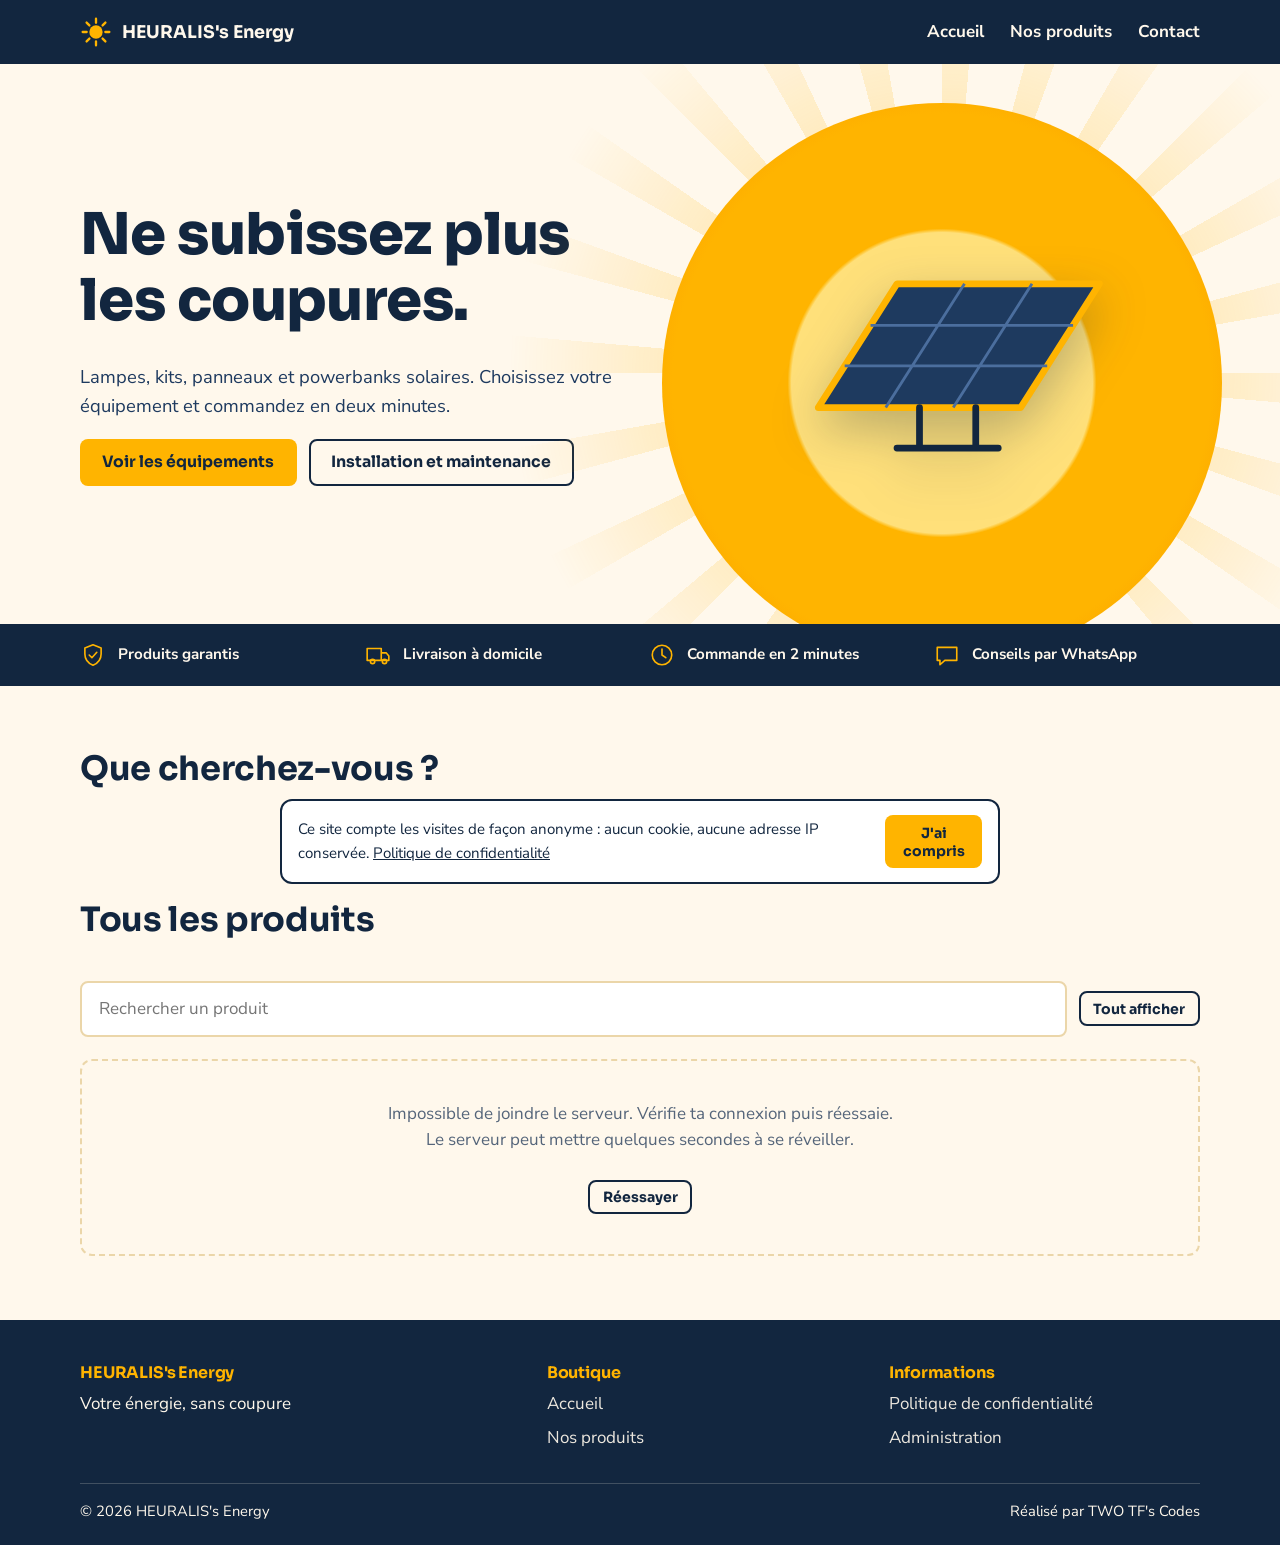
<file: index.html>
<!DOCTYPE html>
<html lang="fr">
<head>
<title>HEURALIS's Energy — Équipements solaires au Bénin</title>
<meta name="description" content="Lampes, kits, panneaux et powerbanks solaires. Choisissez votre équipement solaire et commandez en deux minutes chez HEURALIS's Energy.">
<meta property="og:title" content="HEURALIS's Energy — Équipements solaires">
<meta property="og:description" content="Lampes, kits, panneaux et powerbanks solaires. Commandez en deux minutes.">
<meta property="og:type" content="website">
  <meta property="og:image" content="https://heuralis-energy-uzbkdbfkzbdkbdksnkd.vercel.app/og-image.jpg">
<meta property="og:image:width" content="1200">
<meta property="og:image:height" content="630">
<meta property="og:url" content="https://heuralis-energy-uzbkdbfkzbdkbdksnkd.vercel.app/">
<meta charset="utf-8">
<meta name="viewport" content="width=device-width, initial-scale=1">
<meta name="theme-color" content="#12263F">
<link rel="icon" href="data:image/svg+xml,%3Csvg xmlns='http://www.w3.org/2000/svg' viewBox='0 0 48 48'%3E%3Ccircle cx='24' cy='24' r='13' fill='%23FFB400'/%3E%3C/svg%3E">
<link rel="preconnect" href="https://fonts.googleapis.com">
<link rel="preconnect" href="https://fonts.gstatic.com" crossorigin>
<link href="https://fonts.googleapis.com/css2?family=Nunito+Sans:wght@400;600;700&family=Sora:wght@600;700;800&display=swap" rel="stylesheet">
<link rel="stylesheet" href="css/style.css">
</head>
<body>
<header class="site-header">
  <div class="wrap">
    <a class="brand" href="index.html">
      <svg viewBox="0 0 48 48" aria-hidden="true"><circle cx="24" cy="24" r="10" fill="#FFB400"/><g stroke="#FFB400" stroke-width="3.5" stroke-linecap="round"><path d="M24 4v6M24 38v6M4 24h6M38 24h6M9.9 9.9l4.2 4.2M33.9 33.9l4.2 4.2M9.9 38.1l4.2-4.2M33.9 14.1l4.2-4.2"/></g></svg>
      <span data-store-name>HEURALIS's Energy</span>
    </a>
    <button class="nav-toggle" type="button" aria-expanded="false" aria-controls="nav">Menu</button>
    <nav class="nav" id="nav" aria-label="Navigation principale">
      <a href="index.html">Accueil</a>
      <a href="index.html#produits">Nos produits</a>
      <a href="#contact">Contact</a>
    </nav>
  </div>
</header>
<main>
  <section class="hero">
    <div class="wrap">
      <div>
        <h1>Ne subissez plus les coupures.</h1>
        <p class="lead">Lampes, kits, panneaux et powerbanks solaires. Choisissez votre équipement et commandez en deux minutes.</p>
        <div class="hero-actions">
          <a class="btn btn-sun" href="#produits">Voir les équipements</a>
          <a class="btn btn-line" href="services.html">Installation et maintenance</a>
          <a class="btn btn-line" id="heroWa" href="#" hidden>Écrire sur WhatsApp</a>
        </div>
      </div>
      <div class="hero-visual">
        <div class="rays" aria-hidden="true"></div>
        <div class="sun" aria-hidden="true"></div>
        <div class="stack">
          <div class="hero-art" id="heroArt">
            <svg viewBox="0 0 320 240" role="img" aria-label="Panneau solaire">
              <polygon points="50,180 120,70 300,70 230,180" fill="#1E3A5F" stroke="#FFB400" stroke-width="6" stroke-linejoin="round"/>
              <g stroke="#4B6E9E" stroke-width="2.5"><path d="M180 70L110 180M240 70L170 180M96.5 107H276.5M73.5 143H253.5"/></g>
              <path d="M140 180v34M190 180v34M120 216h90" stroke="#12263F" stroke-width="6" stroke-linecap="round"/>
            </svg>
          </div>
        </div>
      </div>
    </div>
  </section>

  <section class="trust" aria-label="Nos engagements">
    <div class="wrap">
      <ul>
        <li><svg viewBox="0 0 48 48" fill="none" stroke="currentColor" stroke-width="3" stroke-linecap="round" stroke-linejoin="round" aria-hidden="true"><path d="M24 5l15 6v11c0 10-6 17-15 21C15 39 9 32 9 22V11z"/><path d="M17 24l5 5 9-10"/></svg>Produits garantis</li>
        <li><svg viewBox="0 0 48 48" fill="none" stroke="currentColor" stroke-width="3" stroke-linecap="round" stroke-linejoin="round" aria-hidden="true"><path d="M4 12h26v22H4zM30 20h9l5 6v8H30z"/><circle cx="14" cy="36" r="4"/><circle cx="36" cy="36" r="4"/></svg>Livraison à domicile</li>
        <li><svg viewBox="0 0 48 48" fill="none" stroke="currentColor" stroke-width="3" stroke-linecap="round" stroke-linejoin="round" aria-hidden="true"><circle cx="24" cy="24" r="18"/><path d="M24 13v11l7 5"/></svg>Commande en 2 minutes</li>
        <li><svg viewBox="0 0 48 48" fill="none" stroke="currentColor" stroke-width="3" stroke-linecap="round" stroke-linejoin="round" aria-hidden="true"><path d="M6 10h36v24H20l-9 8v-8H6z"/></svg>Conseils par WhatsApp</li>
      </ul>
    </div>
  </section>

  <section class="section" id="categories">
    <div class="wrap">
      <div class="section-head"><h2>Que cherchez-vous ?</h2></div>
      <div class="cats" id="cats"></div>
    </div>
  </section>

  <section class="section" id="produits" style="padding-top:8px">
    <div class="wrap">
      <div class="section-head"><h2 id="count">Tous les produits</h2></div>
      <div class="tools">
        <label class="sr-only" for="search">Rechercher un produit</label>
        <input class="search" id="search" type="search" placeholder="Rechercher un produit">
        <button class="btn btn-line btn-sm" type="button" id="allBtn">Tout afficher</button>
      </div>
      <div class="grid" id="grid"><div class="state" style="grid-column:1/-1">Chargement des produits…</div></div>
    </div>
  </section>
</main>
<footer class="site-footer" id="contact">
  <div class="wrap">
    <div class="foot">
      <div>
        <h3 data-store-name>HEURALIS's Energy</h3>
        <p data-tagline>Votre énergie, sans coupure</p>
        <a class="btn btn-sun btn-sm" data-wa href="#" hidden>Nous écrire sur WhatsApp</a>
      </div>
      <div>
        <h3>Boutique</h3>
        <ul>
          <li><a href="index.html">Accueil</a></li>
          <li><a href="index.html#produits">Nos produits</a></li>
        </ul>
      </div>
      <div>
        <h3>Informations</h3>
        <ul>
          <li><a href="confidentialite.html">Politique de confidentialité</a></li>
          <li><a href="admin.html">Administration</a></li>
        </ul>
      </div>
    </div>
    <div class="foot-bottom">
      <span>&copy; <span data-year>2026</span> <span data-store-name>HEURALIS's Energy</span></span>
      <span>Réalisé par TWO TF's Codes</span>
    </div>
  </div>
</footer>
<script src="js/config.js"></script>
<script src="js/api.js"></script>
<script src="js/banner.js"></script>
<script src="js/tracker.js"></script>
<script src="js/app.js"></script>
</body>
</html>
</file>
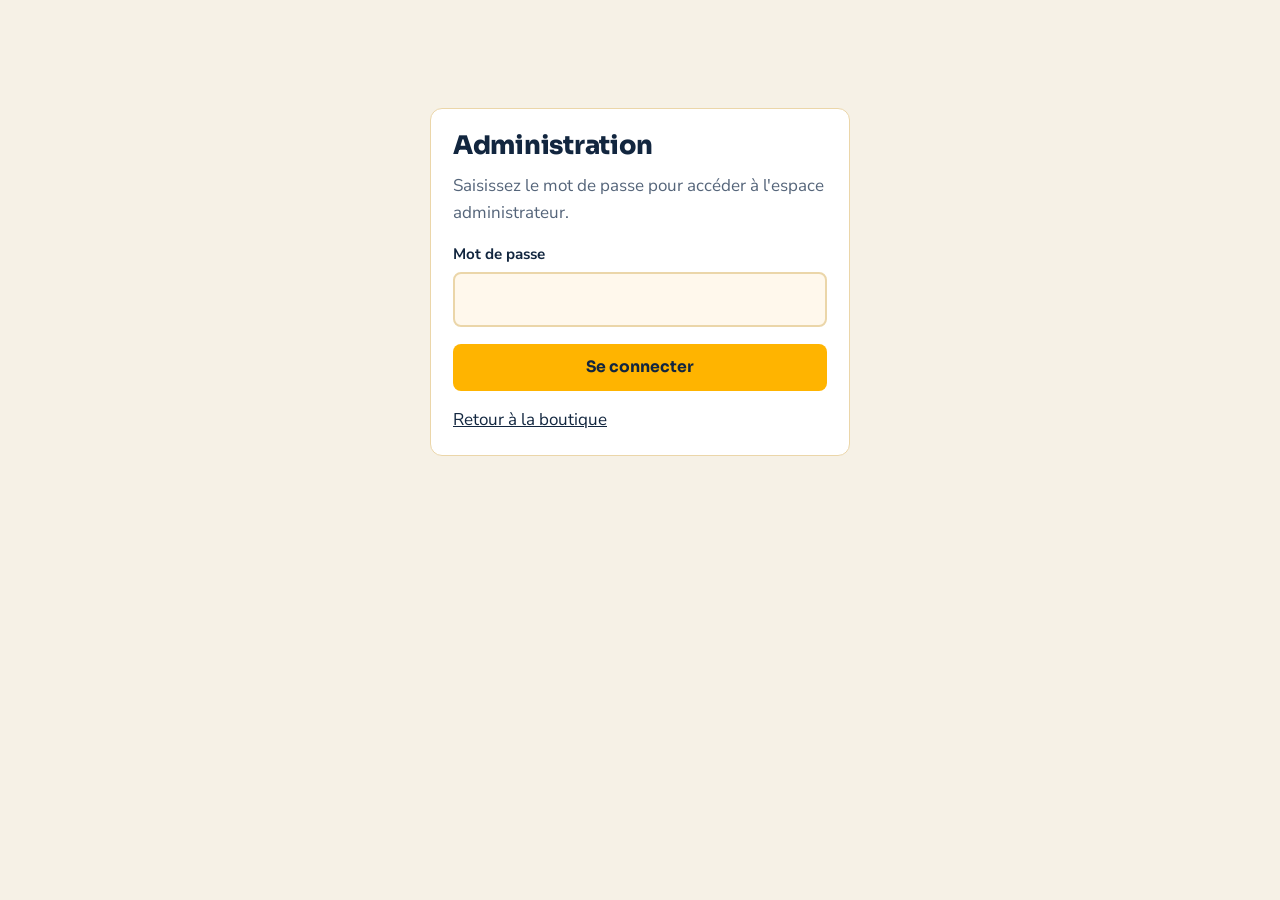
<file: admin.html>
<!DOCTYPE html>
<html lang="fr">
<head>
<meta charset="utf-8">
<meta name="viewport" content="width=device-width, initial-scale=1">
<meta name="robots" content="noindex, nofollow">
<title>Administration</title>
<link rel="icon" href="data:image/svg+xml,%3Csvg xmlns='http://www.w3.org/2000/svg' viewBox='0 0 48 48'%3E%3Ccircle cx='24' cy='24' r='13' fill='%23FFB400'/%3E%3C/svg%3E">
<link rel="preconnect" href="https://fonts.googleapis.com">
<link rel="preconnect" href="https://fonts.gstatic.com" crossorigin>
<link href="https://fonts.googleapis.com/css2?family=Nunito+Sans:wght@400;600;700&family=Sora:wght@600;700;800&display=swap" rel="stylesheet">
<link rel="stylesheet" href="css/style.css">
<link rel="stylesheet" href="css/admin.css">
</head>
<body class="admin">

<div class="login" id="loginView" hidden>
  <div class="panel">
    <h1 style="font-size:1.6rem">Administration</h1>
    <p class="muted">Saisissez le mot de passe pour accéder à l'espace administrateur.</p>
    <form id="loginForm">
      <div class="field"><label for="password">Mot de passe</label><input id="password" type="password" autocomplete="current-password" required></div>
      <p class="form-msg err" id="loginMsg" role="alert"></p>
      <button class="btn btn-sun" type="submit" style="width:100%">Se connecter</button>
    </form>
    <p style="margin:16px 0 0"><a href="index.html">Retour à la boutique</a></p>
  </div>
</div>

<div id="dash" hidden>
  <header class="admin-top">
    <div class="wrap">
      <div class="brand"><span data-store-name>HEURALIS's Energy</span> <small>Administration</small></div>
      <div class="admin-actions">
        <a class="btn btn-sun btn-sm" href="commandes.html">Voir la liste des commandes</a>
        <a class="btn btn-line btn-sm" href="visites.html">Visites du site</a>
        <a class="btn btn-line btn-sm" href="index.html">Voir la boutique</a>
        <button class="btn btn-line btn-sm" type="button" id="logout">Déconnexion</button>
      </div>
    </div>
  </header>

  <main class="wrap">
    <section class="panel">
      <h2>Réglages de la boutique</h2>
      <form id="settingsForm">
        <div class="form-grid">
          <div class="field"><label for="storeName">Nom de la boutique</label><input id="storeName" maxlength="60" required></div>
          <div class="field"><label for="tagline">Slogan</label><input id="tagline" maxlength="120"></div>
          <div class="field"><label for="whatsapp">Numéro WhatsApp (avec l'indicatif, chiffres seulement)</label><input id="whatsapp" inputmode="numeric" placeholder="22901XXXXXXXX" maxlength="20"></div>
          <div class="field"><label for="city">Ville</label><input id="city" maxlength="80"></div>
        </div>
        <p class="form-msg" id="settingsMsg" role="status"></p>
        <button class="btn btn-sun" type="submit">Enregistrer les réglages</button>
      </form>
    </section>

    <section class="panel" id="formPanel">
      <h2 id="formTitle">Ajouter un produit</h2>
      <form id="productForm">
        <div class="form-grid">
          <div class="field full"><label for="name">Nom du produit</label><input id="name" maxlength="120" required></div>
          <div class="field"><label for="category">Catégorie</label><select id="category"></select></div>
          <div class="field"><label for="badge">Pastille</label><select id="badge"><option value="">Aucune</option><option>Nouveau</option><option>Promo</option></select></div>
          <div class="field"><label for="price">Prix (FCFA)</label><input id="price" type="number" min="0" step="1" required></div>
          <div class="field"><label for="oldPrice">Ancien prix (FCFA, facultatif)</label><input id="oldPrice" type="number" min="0" step="1"></div>
          <div class="field"><label for="stock">Stock</label><input id="stock" type="number" min="0" step="1" value="1" required></div>
          <div class="field"><label for="autonomyHours">Autonomie (heures, facultatif)</label><input id="autonomyHours" type="number" min="0" max="72" step="0.5"></div>
          <div class="field"><label for="warranty">Garantie (ex : 12 mois)</label><input id="warranty" maxlength="60"></div>
          <div class="field"><label class="check" style="margin-top:28px"><input id="featured" type="checkbox"> Mettre à la une sur l'accueil</label></div>
          <div class="field full"><label for="shortDescription">Résumé (une ou deux phrases, sert aussi pour Google)</label><input id="shortDescription" maxlength="220"></div>
          <div class="field full"><label for="description">Description détaillée</label><textarea id="description" style="min-height:140px" maxlength="5000"></textarea></div>
          <div class="field full">
            <label>Caractéristiques</label>
            <div id="specs"></div>
            <div><button class="btn btn-line btn-sm" type="button" id="addSpec">Ajouter une caractéristique</button></div>
          </div>
          <div class="field full">
            <label for="imgInput">Photos (6 maximum, la première est la principale)</label>
            <input id="imgInput" type="file" accept="image/*" multiple>
            <div class="imgs" id="imgs"></div>
          </div>
        </div>
        <p class="form-msg" id="productMsg" role="status"></p>
        <div class="row-actions">
          <button class="btn btn-sun" type="submit" id="saveBtn">Ajouter le produit</button>
          <button class="btn btn-line" type="button" id="cancelEdit" hidden>Annuler la modification</button>
        </div>
      </form>
    </section>

    <section class="panel">
      <h2>Produits en ligne</h2>
      <div class="plist" id="plist"></div>
    </section>
  </main>
</div>

<script src="js/config.js"></script>
<script src="js/api.js"></script>
<script src="js/admin.js"></script>
</body>
</html>
</file>
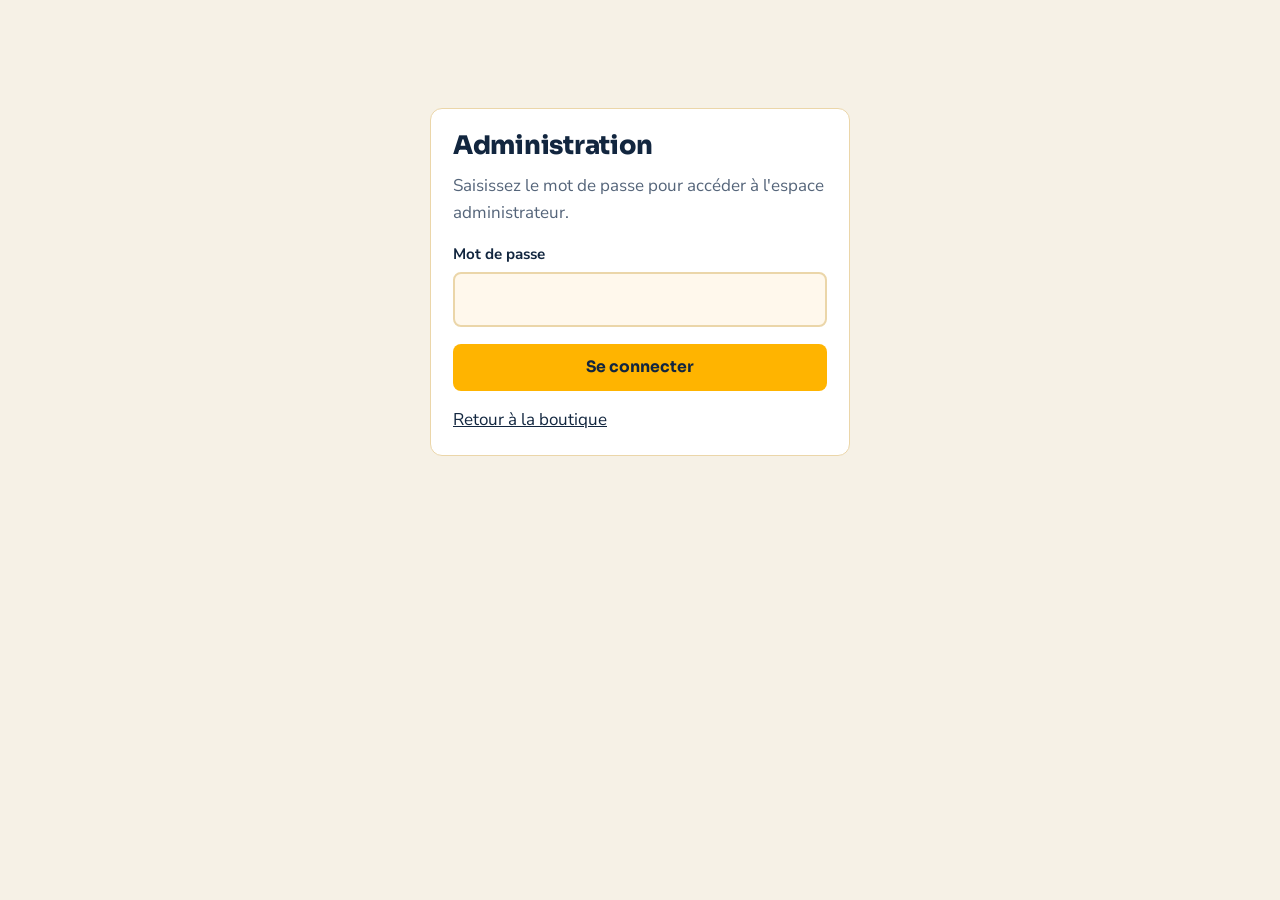
<file: commandes.html>
<!DOCTYPE html>
<html lang="fr">
<head>
<meta charset="utf-8">
<meta name="viewport" content="width=device-width, initial-scale=1">
<meta name="robots" content="noindex, nofollow">
<title>Commandes — Administration</title>
<link rel="icon" href="data:image/svg+xml,%3Csvg xmlns='http://www.w3.org/2000/svg' viewBox='0 0 48 48'%3E%3Ccircle cx='24' cy='24' r='13' fill='%23FFB400'/%3E%3C/svg%3E">
<link rel="preconnect" href="https://fonts.googleapis.com">
<link rel="preconnect" href="https://fonts.gstatic.com" crossorigin>
<link href="https://fonts.googleapis.com/css2?family=Nunito+Sans:wght@400;600;700&family=Sora:wght@600;700;800&display=swap" rel="stylesheet">
<link rel="stylesheet" href="css/style.css">
<link rel="stylesheet" href="css/admin.css">
</head>
<body class="admin">
<header class="admin-top">
  <div class="wrap">
    <div class="brand">Commandes</div>
    <div class="admin-actions">
      <button class="btn btn-line btn-sm" type="button" id="refresh">Actualiser</button>
      <a class="btn btn-line btn-sm" href="admin.html">Retour à l'administration</a>
    </div>
  </div>
</header>
<main class="wrap">
  <div class="filters" id="filters"></div>
  <div class="table-wrap">
    <table class="data">
      <thead><tr><th>Commande</th><th>Client</th><th>Livraison</th><th>Produit</th><th>Statut</th><th></th></tr></thead>
      <tbody id="rows"><tr><td colspan="6">Chargement…</td></tr></tbody>
    </table>
  </div>
</main>
<script src="js/config.js"></script>
<script src="js/api.js"></script>
<script src="js/commandes.js"></script>
</body>
</html>
</file>
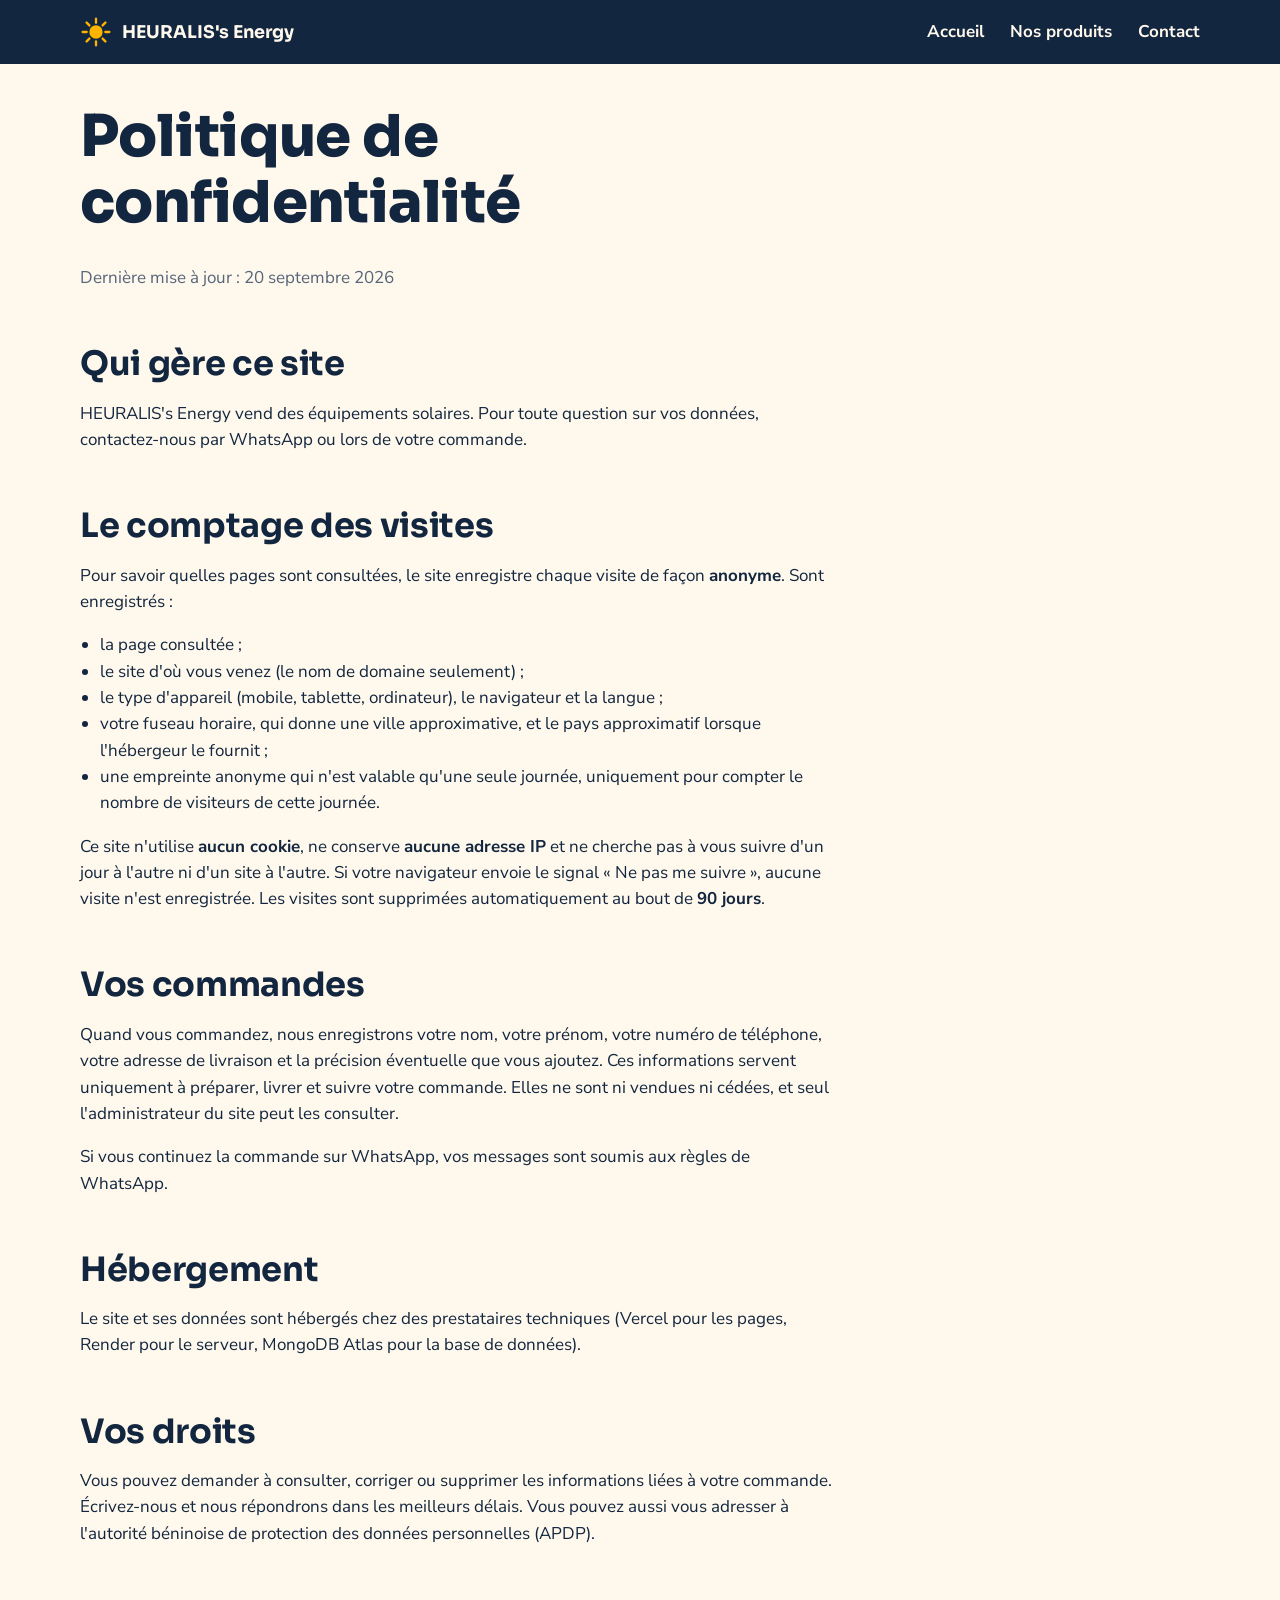
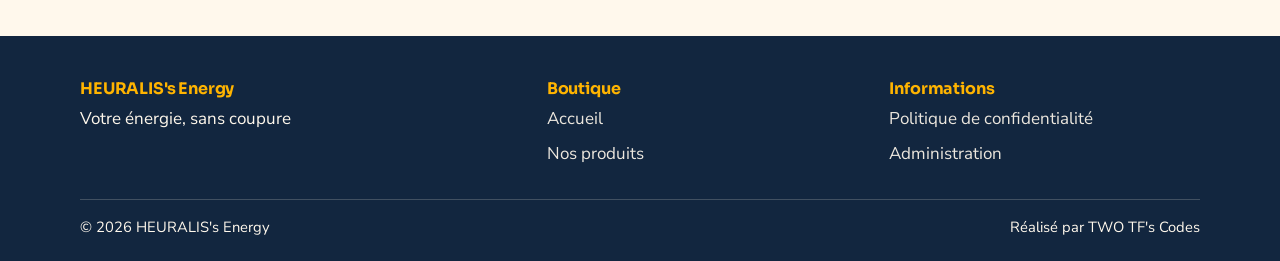
<file: confidentialite.html>
<!DOCTYPE html>
<html lang="fr">
<head>
<title>Politique de confidentialité — HEURALIS's Energy</title>
<meta name="description" content="Comment HEURALIS's Energy compte les visites de façon anonyme et protège les informations de vos commandes.">
<meta charset="utf-8">
<meta name="viewport" content="width=device-width, initial-scale=1">
<meta name="theme-color" content="#12263F">
<link rel="icon" href="data:image/svg+xml,%3Csvg xmlns='http://www.w3.org/2000/svg' viewBox='0 0 48 48'%3E%3Ccircle cx='24' cy='24' r='13' fill='%23FFB400'/%3E%3C/svg%3E">
<link rel="preconnect" href="https://fonts.googleapis.com">
<link rel="preconnect" href="https://fonts.gstatic.com" crossorigin>
<link href="https://fonts.googleapis.com/css2?family=Nunito+Sans:wght@400;600;700&family=Sora:wght@600;700;800&display=swap" rel="stylesheet">
<link rel="stylesheet" href="css/style.css">
</head>
<body>
<header class="site-header">
  <div class="wrap">
    <a class="brand" href="index.html">
      <svg viewBox="0 0 48 48" aria-hidden="true"><circle cx="24" cy="24" r="10" fill="#FFB400"/><g stroke="#FFB400" stroke-width="3.5" stroke-linecap="round"><path d="M24 4v6M24 38v6M4 24h6M38 24h6M9.9 9.9l4.2 4.2M33.9 33.9l4.2 4.2M9.9 38.1l4.2-4.2M33.9 14.1l4.2-4.2"/></g></svg>
      <span data-store-name>HEURALIS's Energy</span>
    </a>
    <button class="nav-toggle" type="button" aria-expanded="false" aria-controls="nav">Menu</button>
    <nav class="nav" id="nav" aria-label="Navigation principale">
      <a href="index.html">Accueil</a>
      <a href="index.html#produits">Nos produits</a>
      <a href="#contact">Contact</a>
    </nav>
  </div>
</header>
<main>
  <div class="wrap">
    <article class="prose">
      <h1>Politique de confidentialité</h1>
      <p class="muted">Dernière mise à jour : 20 septembre 2026</p>

      <h2>Qui gère ce site</h2>
      <p><span data-store-name>HEURALIS's Energy</span> vend des équipements solaires. Pour toute question sur vos données, contactez-nous par WhatsApp ou lors de votre commande.</p>

      <h2>Le comptage des visites</h2>
      <p>Pour savoir quelles pages sont consultées, le site enregistre chaque visite de façon <b>anonyme</b>. Sont enregistrés :</p>
      <ul>
        <li>la page consultée ;</li>
        <li>le site d'où vous venez (le nom de domaine seulement) ;</li>
        <li>le type d'appareil (mobile, tablette, ordinateur), le navigateur et la langue ;</li>
        <li>votre fuseau horaire, qui donne une ville approximative, et le pays approximatif lorsque l'hébergeur le fournit ;</li>
        <li>une empreinte anonyme qui n'est valable qu'une seule journée, uniquement pour compter le nombre de visiteurs de cette journée.</li>
      </ul>
      <p>Ce site n'utilise <b>aucun cookie</b>, ne conserve <b>aucune adresse IP</b> et ne cherche pas à vous suivre d'un jour à l'autre ni d'un site à l'autre. Si votre navigateur envoie le signal « Ne pas me suivre », aucune visite n'est enregistrée. Les visites sont supprimées automatiquement au bout de <b>90 jours</b>.</p>

      <h2>Vos commandes</h2>
      <p>Quand vous commandez, nous enregistrons votre nom, votre prénom, votre numéro de téléphone, votre adresse de livraison et la précision éventuelle que vous ajoutez. Ces informations servent uniquement à préparer, livrer et suivre votre commande. Elles ne sont ni vendues ni cédées, et seul l'administrateur du site peut les consulter.</p>
      <p>Si vous continuez la commande sur WhatsApp, vos messages sont soumis aux règles de WhatsApp.</p>

      <h2>Hébergement</h2>
      <p>Le site et ses données sont hébergés chez des prestataires techniques (Vercel pour les pages, Render pour le serveur, MongoDB Atlas pour la base de données).</p>

      <h2>Vos droits</h2>
      <p>Vous pouvez demander à consulter, corriger ou supprimer les informations liées à votre commande. Écrivez-nous et nous répondrons dans les meilleurs délais. Vous pouvez aussi vous adresser à l'autorité béninoise de protection des données personnelles (APDP).</p>
      <p><a class="btn btn-wa btn-sm" data-wa href="#" hidden>Nous contacter sur WhatsApp</a></p>
    </article>
  </div>
</main>
<footer class="site-footer" id="contact">
  <div class="wrap">
    <div class="foot">
      <div>
        <h3 data-store-name>HEURALIS's Energy</h3>
        <p data-tagline>Votre énergie, sans coupure</p>
        <a class="btn btn-sun btn-sm" data-wa href="#" hidden>Nous écrire sur WhatsApp</a>
      </div>
      <div>
        <h3>Boutique</h3>
        <ul>
          <li><a href="index.html">Accueil</a></li>
          <li><a href="index.html#produits">Nos produits</a></li>
        </ul>
      </div>
      <div>
        <h3>Informations</h3>
        <ul>
          <li><a href="confidentialite.html">Politique de confidentialité</a></li>
          <li><a href="admin.html">Administration</a></li>
        </ul>
      </div>
    </div>
    <div class="foot-bottom">
      <span>&copy; <span data-year>2026</span> <span data-store-name>HEURALIS's Energy</span></span>
      <span>Réalisé par TWO TF's Codes</span>
    </div>
  </div>
</footer>
<script src="js/config.js"></script>
<script src="js/api.js"></script>
<script src="js/tracker.js"></script>
<script>HE.loadSettings().then(HE.applyBrand);</script>
</body>
</html>
</file>
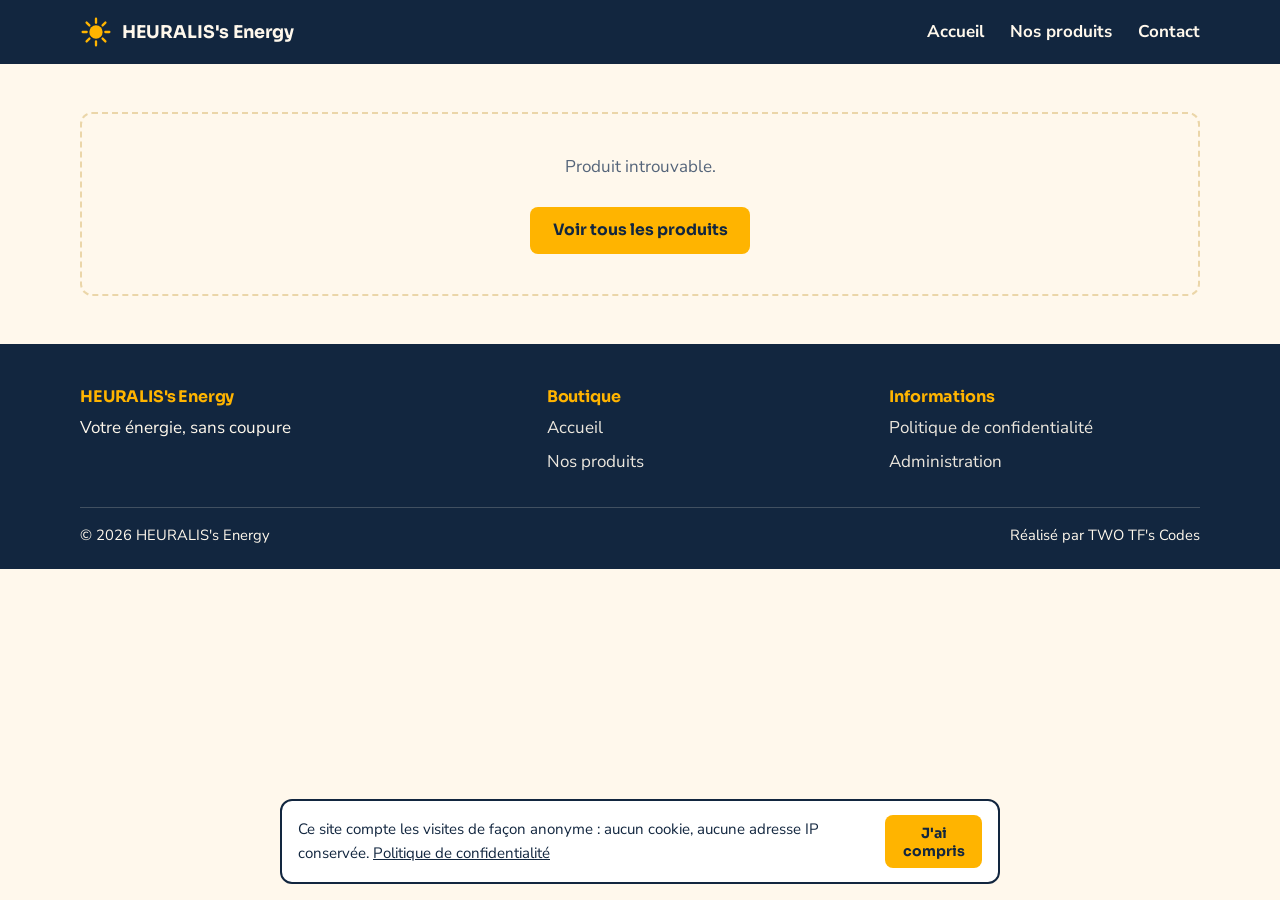
<file: produit.html>
<!DOCTYPE html>
<html lang="fr">
<head>
<title>Produit — HEURALIS's Energy</title>
<meta name="description" content="Détails du produit, caractéristiques et commande en ligne chez HEURALIS's Energy.">
<meta charset="utf-8">
<meta name="viewport" content="width=device-width, initial-scale=1">
<meta name="theme-color" content="#12263F">
  <meta property="og:image" content="https://heuralis-energy-uzbkdbfkzbdkbdksnkd.vercel.app/og-image.jpg">
<meta property="og:image:width" content="1200">
<meta property="og:image:height" content="630">
<link rel="icon" href="data:image/svg+xml,%3Csvg xmlns='http://www.w3.org/2000/svg' viewBox='0 0 48 48'%3E%3Ccircle cx='24' cy='24' r='13' fill='%23FFB400'/%3E%3C/svg%3E">
<link rel="preconnect" href="https://fonts.googleapis.com">
<link rel="preconnect" href="https://fonts.gstatic.com" crossorigin>
<link href="https://fonts.googleapis.com/css2?family=Nunito+Sans:wght@400;600;700&family=Sora:wght@600;700;800&display=swap" rel="stylesheet">
<link rel="stylesheet" href="css/style.css">
</head>
<body>
<header class="site-header">
  <div class="wrap">
    <a class="brand" href="index.html">
      <svg viewBox="0 0 48 48" aria-hidden="true"><circle cx="24" cy="24" r="10" fill="#FFB400"/><g stroke="#FFB400" stroke-width="3.5" stroke-linecap="round"><path d="M24 4v6M24 38v6M4 24h6M38 24h6M9.9 9.9l4.2 4.2M33.9 33.9l4.2 4.2M9.9 38.1l4.2-4.2M33.9 14.1l4.2-4.2"/></g></svg>
      <span data-store-name>HEURALIS's Energy</span>
    </a>
    <button class="nav-toggle" type="button" aria-expanded="false" aria-controls="nav">Menu</button>
    <nav class="nav" id="nav" aria-label="Navigation principale">
      <a href="index.html">Accueil</a>
      <a href="index.html#produits">Nos produits</a>
      <a href="#contact">Contact</a>
    </nav>
  </div>
</header>
<main id="productRoot"><div class="wrap"><div class="state" style="margin:48px 0">Chargement du produit…</div></div></main>
<footer class="site-footer" id="contact">
  <div class="wrap">
    <div class="foot">
      <div>
        <h3 data-store-name>HEURALIS's Energy</h3>
        <p data-tagline>Votre énergie, sans coupure</p>
        <a class="btn btn-sun btn-sm" data-wa href="#" hidden>Nous écrire sur WhatsApp</a>
      </div>
      <div>
        <h3>Boutique</h3>
        <ul>
          <li><a href="index.html">Accueil</a></li>
          <li><a href="index.html#produits">Nos produits</a></li>
        </ul>
      </div>
      <div>
        <h3>Informations</h3>
        <ul>
          <li><a href="confidentialite.html">Politique de confidentialité</a></li>
          <li><a href="admin.html">Administration</a></li>
        </ul>
      </div>
    </div>
    <div class="foot-bottom">
      <span>&copy; <span data-year>2026</span> <span data-store-name>HEURALIS's Energy</span></span>
      <span>Réalisé par TWO TF's Codes</span>
    </div>
  </div>
</footer>
<script src="js/config.js"></script>
<script src="js/api.js"></script>
<script src="js/banner.js"></script>
<script src="js/tracker.js"></script>
<script src="js/produit.js"></script>
</body>
</html>
</file>
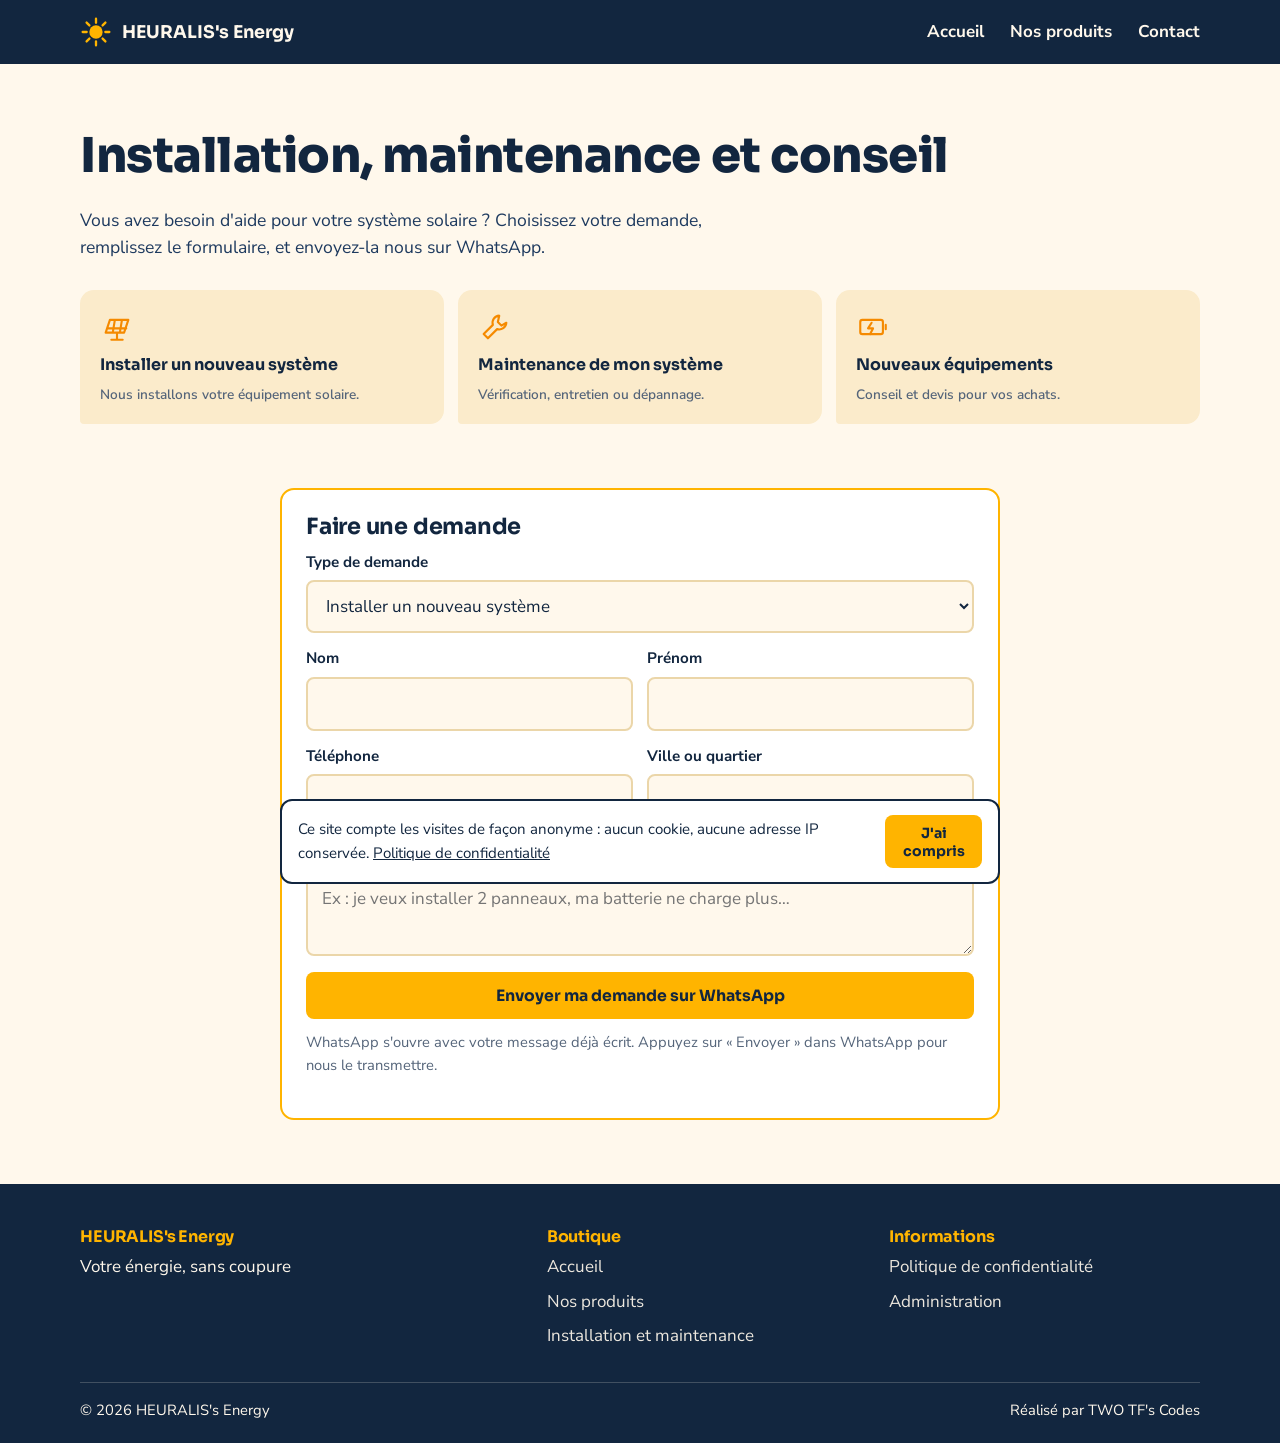
<file: services.html>
<!DOCTYPE html>
<html lang="fr">
<head>
<title>Installation, maintenance et conseil — HEURALIS's Energy</title>
<meta name="description" content="Faites installer votre système solaire, demandez une maintenance ou un devis pour de nouveaux équipements auprès de HEURALIS's Energy.">
<meta property="og:title" content="Installation et maintenance solaire — HEURALIS's Energy">
<meta property="og:description" content="Installation d'un nouveau système, maintenance, nouveaux équipements : contactez-nous.">
<meta property="og:type" content="website">
<meta property="og:image" content="https://heuralis-energy-uzbkdbfkzbdkbdksnkd.vercel.app/og-image.jpg">
<meta property="og:image:width" content="1200">
<meta property="og:image:height" content="630">
<meta charset="utf-8">
<meta name="viewport" content="width=device-width, initial-scale=1">
<meta name="theme-color" content="#12263F">
<link rel="icon" href="data:image/svg+xml,%3Csvg xmlns='http://www.w3.org/2000/svg' viewBox='0 0 48 48'%3E%3Ccircle cx='24' cy='24' r='13' fill='%23FFB400'/%3E%3C/svg%3E">
<link rel="preconnect" href="https://fonts.googleapis.com">
<link rel="preconnect" href="https://fonts.gstatic.com" crossorigin>
<link href="https://fonts.googleapis.com/css2?family=Nunito+Sans:wght@400;600;700&family=Sora:wght@600;700;800&display=swap" rel="stylesheet">
<link rel="stylesheet" href="css/style.css">
</head>
<body>
<header class="site-header">
  <div class="wrap">
    <a class="brand" href="index.html">
      <svg viewBox="0 0 48 48" aria-hidden="true"><circle cx="24" cy="24" r="10" fill="#FFB400"/><g stroke="#FFB400" stroke-width="3.5" stroke-linecap="round"><path d="M24 4v6M24 38v6M4 24h6M38 24h6M9.9 9.9l4.2 4.2M33.9 33.9l4.2 4.2M9.9 38.1l4.2-4.2M33.9 14.1l4.2-4.2"/></g></svg>
      <span data-store-name>HEURALIS's Energy</span>
    </a>
    <button class="nav-toggle" type="button" aria-expanded="false" aria-controls="nav">Menu</button>
    <nav class="nav" id="nav" aria-label="Navigation principale">
      <a href="index.html">Accueil</a>
      <a href="index.html#produits">Nos produits</a>
      <a href="#contact">Contact</a>
    </nav>
  </div>
</header>

<main>
  <section class="section">
    <div class="wrap">
      <h1 style="font-size:clamp(1.9rem,4.4vw,3rem)">Installation, maintenance et conseil</h1>
      <p class="lead" style="max-width:36em;color:var(--navy-2);font-size:1.1rem">Vous avez besoin d'aide pour votre système solaire ? Choisissez votre demande, remplissez le formulaire, et envoyez-la nous sur WhatsApp.</p>

      <div class="cats" style="margin-top:28px">
        <button type="button" class="cat" data-type="installation">
          <svg viewBox="0 0 48 48" fill="none" stroke="currentColor" stroke-width="3" stroke-linecap="round" stroke-linejoin="round" aria-hidden="true"><path d="M8 32l6-18h26l-6 18zM11 26h26M21 14l-3 18M31 14l-3 18M24 32v10M16 42h16"/></svg>
          <span>Installer un nouveau système</span>
          <small>Nous installons votre équipement solaire.</small>
        </button>
        <button type="button" class="cat" data-type="maintenance">
          <svg viewBox="0 0 48 48" fill="none" stroke="currentColor" stroke-width="3" stroke-linecap="round" stroke-linejoin="round" aria-hidden="true"><path d="M30 8a10 10 0 0 0-9 13L8 34l6 6 13-13a10 10 0 0 0 13-9l-7 4-5-5z"/></svg>
          <span>Maintenance de mon système</span>
          <small>Vérification, entretien ou dépannage.</small>
        </button>
        <button type="button" class="cat" data-type="achat">
          <svg viewBox="0 0 48 48" fill="none" stroke="currentColor" stroke-width="3" stroke-linecap="round" stroke-linejoin="round" aria-hidden="true"><rect x="6" y="14" width="32" height="20" rx="3"/><path d="M42 21v6M22 18l-5 8h7l-4 8"/></svg>
          <span>Nouveaux équipements</span>
          <small>Conseil et devis pour vos achats.</small>
        </button>
      </div>
    </div>
  </section>

  <section class="section" style="padding-top:0">
    <div class="wrap" style="max-width:720px">
      <div class="order-box" id="demande">
        <h2>Faire une demande</h2>
        <form id="contactForm" novalidate>
          <div class="form-grid">
            <div class="field full">
              <label for="type">Type de demande</label>
              <select id="type" name="type">
                <option value="installation">Installer un nouveau système</option>
                <option value="maintenance">Maintenance de mon système</option>
                <option value="achat">Nouveaux équipements (conseil / devis)</option>
              </select>
            </div>
            <div class="field"><label for="nom">Nom</label><input id="nom" name="nom" autocomplete="family-name" required maxlength="60"></div>
            <div class="field"><label for="prenom">Prénom</label><input id="prenom" name="prenom" autocomplete="given-name" required maxlength="60"></div>
            <div class="field"><label for="telephone">Téléphone</label><input id="telephone" name="telephone" type="tel" autocomplete="tel" required maxlength="25"></div>
            <div class="field"><label for="adresse">Ville ou quartier</label><input id="adresse" name="adresse" autocomplete="address-level2" required maxlength="150"></div>
            <div class="field full"><label for="message">Décrivez votre besoin</label><textarea id="message" name="message" maxlength="500" placeholder="Ex : je veux installer 2 panneaux, ma batterie ne charge plus…"></textarea></div>
          </div>
          <button class="btn btn-sun" type="submit" style="width:100%;margin-top:16px">Envoyer ma demande sur WhatsApp</button>
          <p class="muted" style="margin:12px 0 0;font-size:.92rem">WhatsApp s'ouvre avec votre message déjà écrit. Appuyez sur « Envoyer » dans WhatsApp pour nous le transmettre.</p>
          <p class="form-msg" id="formMsg" role="alert"></p>
        </form>
      </div>
    </div>
  </section>
</main>

<footer class="site-footer" id="contact">
  <div class="wrap">
    <div class="foot">
      <div>
        <h3 data-store-name>HEURALIS's Energy</h3>
        <p data-tagline>Votre énergie, sans coupure</p>
        <a class="btn btn-sun btn-sm" data-wa href="#" hidden>Nous écrire sur WhatsApp</a>
      </div>
      <div>
        <h3>Boutique</h3>
        <ul>
          <li><a href="index.html">Accueil</a></li>
          <li><a href="index.html#produits">Nos produits</a></li>
          <li><a href="services.html">Installation et maintenance</a></li>
        </ul>
      </div>
      <div>
        <h3>Informations</h3>
        <ul>
          <li><a href="confidentialite.html">Politique de confidentialité</a></li>
          <li><a href="admin.html">Administration</a></li>
        </ul>
      </div>
    </div>
    <div class="foot-bottom">
      <span>&copy; <span data-year>2026</span> <span data-store-name>HEURALIS's Energy</span></span>
      <span>Réalisé par TWO TF's Codes</span>
    </div>
  </div>
</footer>
<script src="js/config.js"></script>
<script src="js/api.js"></script>
<script src="js/banner.js"></script>
<script src="js/tracker.js"></script>
<script src="js/services.js"></script>
</body>
</html>
</file>
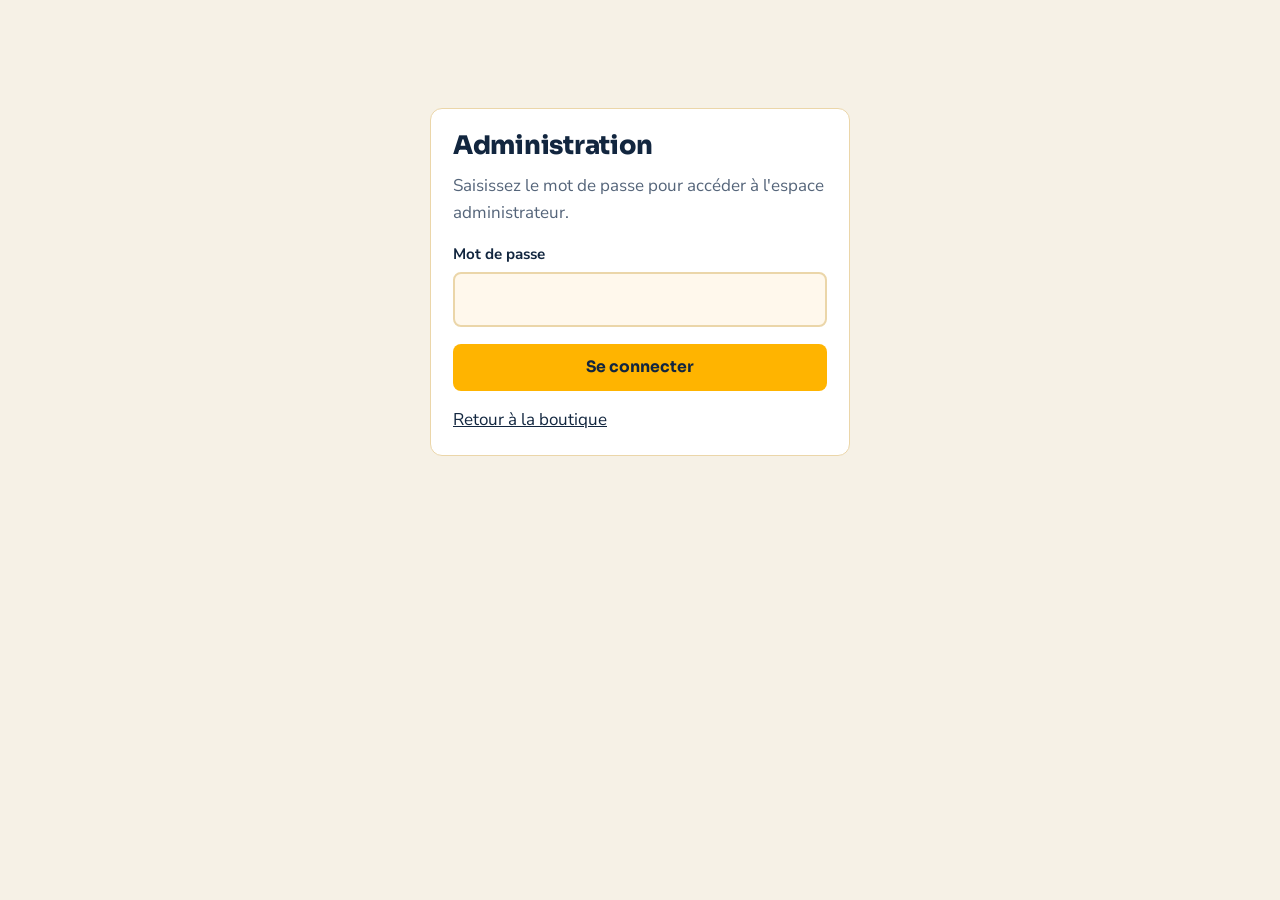
<file: visites.html>
<!DOCTYPE html>
<html lang="fr">
<head>
<meta charset="utf-8">
<meta name="viewport" content="width=device-width, initial-scale=1">
<meta name="robots" content="noindex, nofollow">
<title>Visites — Administration</title>
<link rel="icon" href="data:image/svg+xml,%3Csvg xmlns='http://www.w3.org/2000/svg' viewBox='0 0 48 48'%3E%3Ccircle cx='24' cy='24' r='13' fill='%23FFB400'/%3E%3C/svg%3E">
<link rel="preconnect" href="https://fonts.googleapis.com">
<link rel="preconnect" href="https://fonts.gstatic.com" crossorigin>
<link href="https://fonts.googleapis.com/css2?family=Nunito+Sans:wght@400;600;700&family=Sora:wght@600;700;800&display=swap" rel="stylesheet">
<link rel="stylesheet" href="css/style.css">
<link rel="stylesheet" href="css/admin.css">
</head>
<body class="admin">
<header class="admin-top">
  <div class="wrap">
    <div class="brand">Visites du site</div>
    <div class="admin-actions">
      <button class="btn btn-line btn-sm" type="button" id="refresh">Actualiser</button>
      <a class="btn btn-line btn-sm" href="admin.html">Retour à l'administration</a>
    </div>
  </div>
</header>
<main class="wrap">
  <p class="muted" style="margin-top:20px">Données anonymes : aucune adresse IP ni cookie. Le lieu est approximatif (déduit du fuseau horaire du navigateur). Les visites sont supprimées automatiquement après 90 jours.</p>
  <div class="stats" id="stats"></div>

  <div class="form-grid" style="align-items:start">
    <div>
      <h2>7 derniers jours</h2>
      <div class="table-wrap"><table class="data" style="min-width:0"><thead><tr><th>Jour</th><th>Visiteurs</th><th>Pages vues</th></tr></thead><tbody id="days"></tbody></table></div>
    </div>
    <div>
      <h2>Pages les plus vues</h2>
      <div class="table-wrap"><table class="data" style="min-width:0"><thead><tr><th>Page</th><th>Vues</th></tr></thead><tbody id="top"></tbody></table></div>
      <h2 style="margin-top:20px">Appareils</h2>
      <div class="table-wrap"><table class="data" style="min-width:0"><thead><tr><th>Appareil</th><th>Vues</th></tr></thead><tbody id="devices"></tbody></table></div>
    </div>
  </div>

  <h2 style="margin-top:28px">Dernières visites</h2>
  <div class="table-wrap" style="margin-bottom:48px">
    <table class="data">
      <thead><tr><th>Date</th><th>Page</th><th>Provenance</th><th>Appareil</th><th>Langue</th><th>Lieu approximatif</th></tr></thead>
      <tbody id="rows"><tr><td colspan="6">Chargement…</td></tr></tbody>
    </table>
  </div>
</main>
<script src="js/config.js"></script>
<script src="js/api.js"></script>
<script src="js/visites.js"></script>
</body>
</html>
</file>
<file: css/style.css>
/* HEURALIS's Energy — design « Soleil levant » */
[hidden] { display: none !important; }
:root {
  --cream: #FFF8EC;
  --cream-2: #FBEBCB;
  --navy: #12263F;
  --navy-2: #1E3A5F;
  --sun: #FFB400;
  --sun-deep: #F58A00;
  --green: #2E9E5B;
  --green-dark: #1F7A44;
  --line: #EBD6A9;
  --muted: #55657A;
  --danger: #B3261E;
  --f-head: 'Sora', system-ui, -apple-system, 'Segoe UI', sans-serif;
  --f-body: 'Nunito Sans', system-ui, -apple-system, 'Segoe UI', sans-serif;
}
* { box-sizing: border-box; }
html { scroll-behavior: smooth; }
body { margin: 0; background: var(--cream); color: var(--navy); font-family: var(--f-body); font-size: 17px; line-height: 1.55; }
img { max-width: 100%; display: block; }
a { color: inherit; }
h1, h2, h3 { font-family: var(--f-head); line-height: 1.15; margin: 0 0 .5em; letter-spacing: -.01em; }
h1 { font-size: clamp(2.1rem, 5.2vw, 3.6rem); font-weight: 800; }
h2 { font-size: clamp(1.5rem, 3vw, 2.1rem); font-weight: 700; }
h3 { font-size: 1.1rem; font-weight: 700; }
p { margin: 0 0 1em; }
:focus-visible { outline: 3px solid var(--navy); outline-offset: 3px; }
.wrap { width: min(1120px, 92%); margin: 0 auto; }
.muted { color: var(--muted); }
.sr-only { position: absolute; width: 1px; height: 1px; overflow: hidden; clip: rect(0 0 0 0); white-space: nowrap; }

/* Boutons */
.btn { display: inline-flex; align-items: center; justify-content: center; gap: 8px; padding: .75em 1.3em; border-radius: 8px; border: 2px solid transparent; font: 700 .98rem var(--f-head); text-decoration: none; cursor: pointer; transition: background .15s, color .15s; }
.btn-sun { background: var(--sun); color: var(--navy); }
.btn-sun:hover { background: #FFC63D; }
.btn-line { border-color: var(--navy); color: var(--navy); background: transparent; }
.btn-line:hover { background: var(--navy); color: var(--cream); }
.btn-wa { background: var(--green-dark); color: #fff; }
.btn-wa:hover { background: #185f36; }
.btn-danger { border-color: var(--danger); color: var(--danger); background: transparent; }
.btn-danger:hover { background: var(--danger); color: #fff; }
.btn-sm { padding: .45em .9em; font-size: .88rem; }
.btn[disabled] { opacity: .55; cursor: not-allowed; }

/* En-tête */
.site-header { background: var(--navy); color: var(--cream); position: sticky; top: 0; z-index: 30; }
.site-header .wrap { display: flex; align-items: center; justify-content: space-between; gap: 16px; min-height: 64px; }
.brand { display: flex; align-items: center; gap: 10px; font: 700 1.1rem var(--f-head); text-decoration: none; }
.brand svg { width: 32px; height: 32px; flex: none; }
.nav { display: flex; gap: 26px; align-items: center; }
.nav a { text-decoration: none; font-weight: 700; }
.nav a:hover { color: var(--sun); }
.nav-toggle { display: none; background: none; border: 2px solid var(--cream); color: var(--cream); border-radius: 8px; padding: .35em .7em; font: 700 .95rem var(--f-head); cursor: pointer; }

/* Hero : le lever de soleil */
.hero { position: relative; overflow: hidden; }
.hero .wrap { display: grid; grid-template-columns: 1.05fr .95fr; gap: 32px; align-items: center; min-height: 560px; padding: 48px 0; position: relative; z-index: 1; }
.hero p.lead { font-size: 1.15rem; max-width: 34em; color: var(--navy-2); }
.hero-actions { display: flex; gap: 12px; flex-wrap: wrap; margin-top: 8px; }
.hero-visual { position: relative; min-height: 380px; display: grid; place-items: center; }
.sun, .rays { position: absolute; left: 50%; bottom: -34%; width: min(560px, 118%); aspect-ratio: 1; border-radius: 50%; transform: translateX(-50%); }
.rays { width: min(900px, 190%); bottom: -76%; background: repeating-conic-gradient(rgba(255, 180, 0, .3) 0 5deg, transparent 5deg 15deg); -webkit-mask-image: radial-gradient(circle, #000 25%, transparent 68%); mask-image: radial-gradient(circle, #000 25%, transparent 68%); }
.sun { background: radial-gradient(circle, #FFE07A 0 38%, var(--sun) 39% 68%, var(--sun-deep) 100%); animation: rise 1.4s cubic-bezier(.2, .8, .2, 1) both; }
@keyframes rise { from { transform: translate(-50%, 38%); opacity: .4; } to { transform: translate(-50%, 0); opacity: 1; } }
.hero-art { position: relative; z-index: 2; width: min(360px, 90%); filter: drop-shadow(0 18px 24px rgba(18, 38, 63, .28)); }
.hero-art img { border-radius: 14px; aspect-ratio: 4 / 3; object-fit: cover; width: 100%; border: 4px solid var(--cream); }
.hero-tag { position: relative; z-index: 2; margin-top: 14px; background: var(--navy); color: var(--cream); border-radius: 10px; padding: .6em 1em; text-decoration: none; display: flex; justify-content: space-between; gap: 16px; font-weight: 700; font-size: .95rem; }
.hero-tag:hover { background: var(--navy-2); }
.hero-visual .stack { display: grid; justify-items: center; width: 100%; }

/* Réassurance */
.trust { background: var(--navy); color: var(--cream); }
.trust ul { list-style: none; margin: 0; padding: 18px 0; display: grid; grid-template-columns: repeat(4, 1fr); gap: 18px; }
.trust li { display: flex; gap: 12px; align-items: center; font-weight: 700; font-size: .95rem; line-height: 1.3; }
.trust svg { width: 26px; height: 26px; flex: none; color: var(--sun); }

/* Sections */
.section { padding: 64px 0; }
.section-head { display: flex; justify-content: space-between; align-items: end; gap: 16px; flex-wrap: wrap; margin-bottom: 24px; }
.section-head p { margin: 0; }

/* Catégories */
.cats { display: grid; grid-template-columns: repeat(auto-fit, minmax(190px, 1fr)); gap: 14px; }
.cat { display: flex; flex-direction: column; gap: 10px; text-align: left; background: var(--cream-2); border: 2px solid transparent; border-radius: 14px 14px 14px 4px; padding: 18px; font: 700 1rem var(--f-head); color: var(--navy); cursor: pointer; transition: border-color .15s, background .15s; }
.cat:hover, .cat[aria-pressed="true"] { border-color: var(--sun); background: #fff; }
.cat svg { width: 34px; height: 34px; color: var(--sun-deep); }
.cat small { font: 600 .85rem var(--f-body); color: var(--muted); }

/* Recherche */
.tools { display: flex; gap: 12px; flex-wrap: wrap; align-items: center; margin-bottom: 22px; }
.search { flex: 1 1 240px; padding: .75em 1em; border-radius: 8px; border: 2px solid var(--line); background: #fff; font: inherit; color: var(--navy); }
.search:focus { border-color: var(--navy); outline: none; }

/* Produits */
.grid { display: grid; grid-template-columns: repeat(auto-fill, minmax(250px, 1fr)); gap: 22px; }
.card { background: #fff; border: 1px solid var(--line); border-radius: 10px; overflow: hidden; display: flex; flex-direction: column; }
.card-img { position: relative; aspect-ratio: 4 / 3; background: var(--cream-2); display: block; }
.card-img img { width: 100%; height: 100%; object-fit: cover; }
.noimg { display: grid; place-items: center; width: 100%; height: 100%; color: var(--sun-deep); }
.noimg svg { width: 56px; height: 56px; }
.badge { position: absolute; top: 10px; left: 10px; background: var(--green-dark); color: #fff; font: 700 .8rem var(--f-head); padding: .25em .7em; border-radius: 999px; }
.badge.promo { background: var(--sun-deep); color: var(--navy); }
.badge.out { background: var(--navy); }
.card-body { padding: 16px; display: flex; flex-direction: column; gap: 8px; flex: 1; }
.card-cat { font-size: .85rem; color: var(--muted); font-weight: 600; }
.card h3 { margin: 0; font-size: 1.05rem; }
.card h3 a { text-decoration: none; }
.card h3 a:hover { text-decoration: underline; }
.price { font: 800 1.2rem var(--f-head); }
.price s { font: 600 .9rem var(--f-body); color: var(--muted); margin-left: 8px; }
.card-actions { display: flex; gap: 8px; margin-top: auto; padding-top: 6px; }
.card-actions .btn { flex: 1; }

/* Indicateur d'autonomie */
.auto { display: grid; gap: 4px; }
.auto-label { font-size: .85rem; font-weight: 700; color: var(--navy-2); }
.bar { height: 8px; border-radius: 999px; background: var(--cream-2); overflow: hidden; }
.bar i { display: block; height: 100%; border-radius: 999px; background: linear-gradient(90deg, var(--sun), var(--sun-deep)); }

.state { padding: 40px 16px; text-align: center; color: var(--muted); border: 2px dashed var(--line); border-radius: 12px; }

/* Page produit */
.crumbs { padding: 18px 0 0; font-size: .92rem; color: var(--muted); }
.crumbs a { text-decoration: none; }
.crumbs a:hover { text-decoration: underline; }
.product { display: grid; grid-template-columns: 1.05fr .95fr; gap: 40px; padding: 24px 0 48px; align-items: start; }
.gallery-main { aspect-ratio: 4 / 3; background: var(--cream-2); border-radius: 14px; overflow: hidden; border: 1px solid var(--line); }
.gallery-main img { width: 100%; height: 100%; object-fit: cover; }
.thumbs { display: flex; gap: 10px; margin-top: 10px; flex-wrap: wrap; }
.thumbs button { width: 74px; height: 56px; padding: 0; border: 2px solid var(--line); border-radius: 6px; overflow: hidden; background: var(--cream-2); cursor: pointer; }
.thumbs button[aria-current="true"] { border-color: var(--navy); }
.thumbs img { width: 100%; height: 100%; object-fit: cover; }
.info h1 { font-size: clamp(1.7rem, 3.4vw, 2.4rem); }
.info .price { font-size: 1.7rem; margin: 6px 0 14px; }
.stock { font-weight: 700; color: var(--green-dark); }
.stock.out { color: var(--danger); }
.facts { list-style: none; padding: 0; margin: 14px 0 20px; display: grid; gap: 6px; }
.detail { display: grid; grid-template-columns: 1.1fr .9fr; gap: 40px; padding: 8px 0 64px; align-items: start; }
.specs { width: 100%; border-collapse: collapse; background: #fff; border: 1px solid var(--line); border-radius: 10px; overflow: hidden; }
.specs th, .specs td { text-align: left; padding: .7em 1em; border-bottom: 1px solid var(--line); vertical-align: top; }
.specs th { width: 42%; background: var(--cream-2); font-weight: 700; }
.specs tr:last-child th, .specs tr:last-child td { border-bottom: 0; }

/* Formulaire de commande */
.order-box { background: #fff; border: 2px solid var(--sun); border-radius: 14px; padding: 24px; scroll-margin-top: 90px; }
.order-box h2 { font-size: 1.4rem; }
.form-grid { display: grid; grid-template-columns: 1fr 1fr; gap: 14px; }
.field { display: grid; gap: 6px; }
.field.full { grid-column: 1 / -1; }
.field label { font-weight: 700; font-size: .95rem; }
.field input, .field select, .field textarea { width: 100%; padding: .7em .85em; border: 2px solid var(--line); border-radius: 8px; background: var(--cream); font: inherit; color: var(--navy); }
.field input:focus, .field select:focus, .field textarea:focus { border-color: var(--navy); outline: none; background: #fff; }
.field textarea { min-height: 84px; resize: vertical; }
.form-msg { margin-top: 12px; font-weight: 700; }
.form-msg.err { color: var(--danger); }
.confirm { text-align: center; padding: 8px 0; }
.confirm .ref { display: inline-block; font: 800 1.4rem var(--f-head); background: var(--cream-2); padding: .3em .8em; border-radius: 8px; margin: 6px 0 14px; }

/* Pied de page */
.site-footer { background: var(--navy); color: var(--cream); padding: 44px 0 22px; }
.foot { display: grid; grid-template-columns: 1.4fr 1fr 1fr; gap: 32px; }
.foot h3 { color: var(--sun); font-size: 1rem; }
.foot ul { list-style: none; margin: 0; padding: 0; display: grid; gap: 8px; }
.foot a { text-decoration: none; opacity: .92; }
.foot a:hover { color: var(--sun); opacity: 1; }
.foot-bottom { border-top: 1px solid rgba(255, 248, 236, .2); margin-top: 32px; padding-top: 16px; display: flex; justify-content: space-between; flex-wrap: wrap; gap: 10px; font-size: .92rem; }

/* Bandeau d'information sur le suivi des visites */
.info-banner { position: fixed; left: 50%; bottom: 16px; transform: translateX(-50%); width: min(720px, 94%); background: #fff; color: var(--navy); border: 2px solid var(--navy); border-radius: 12px; padding: 14px 16px; display: flex; gap: 14px; align-items: center; justify-content: space-between; z-index: 50; font-size: .94rem; }
.info-banner p { margin: 0; }

/* Page texte (confidentialité) */
.prose { max-width: 760px; padding: 40px 0 72px; }
.prose h2 { margin-top: 1.6em; }
.prose ul { padding-left: 1.2em; }

@media (max-width: 860px) {
  .hero .wrap, .product, .detail { grid-template-columns: 1fr; }
  .hero .wrap { min-height: 0; padding: 32px 0 8px; }
  .hero-visual { min-height: 340px; }
  .trust ul { grid-template-columns: 1fr 1fr; }
  .foot { grid-template-columns: 1fr; }
  .form-grid { grid-template-columns: 1fr; }
  .nav-toggle { display: inline-block; }
  .nav { display: none; position: absolute; top: 64px; left: 0; right: 0; background: var(--navy); flex-direction: column; align-items: flex-start; padding: 16px 4%; gap: 16px; border-top: 1px solid rgba(255, 248, 236, .2); }
  .nav.open { display: flex; }
  .info-banner { flex-direction: column; align-items: stretch; }
}
@media (prefers-reduced-motion: reduce) {
  .sun { animation: none; }
  html { scroll-behavior: auto; }
}
</file>
<file: css/admin.css>
/* Espace Administration */
body.admin { background: #F6F1E6; }
.admin-top { background: var(--navy); color: var(--cream); }
.admin-top .wrap { display: flex; align-items: center; justify-content: space-between; gap: 12px; flex-wrap: wrap; min-height: 64px; padding: 10px 0; }
.admin-top .brand small { font: 600 .85rem var(--f-body); opacity: .8; }
.admin-actions { display: flex; gap: 10px; flex-wrap: wrap; }
.admin-top .btn-line { border-color: var(--cream); color: var(--cream); }
.admin-top .btn-line:hover { background: var(--cream); color: var(--navy); }
.panel { background: #fff; border: 1px solid var(--line); border-radius: 12px; padding: 22px; margin: 22px 0; }
.panel h2 { font-size: 1.3rem; }
.login { max-width: 420px; margin: 12vh auto; }
.login .panel { margin: 0; }
.row-actions { display: flex; gap: 8px; flex-wrap: wrap; }
.plist { display: grid; gap: 10px; margin-top: 14px; }
.prow { display: grid; grid-template-columns: 64px 1fr auto; gap: 14px; align-items: center; padding: 10px; border: 1px solid var(--line); border-radius: 10px; background: var(--cream); }
.prow img, .prow .ph { width: 64px; height: 48px; object-fit: cover; border-radius: 6px; background: var(--cream-2); }
.prow b { display: block; }
.prow small { color: var(--muted); }
.spec-row { display: grid; grid-template-columns: 1fr 1.4fr auto; gap: 8px; margin-bottom: 8px; }
.spec-row input { padding: .55em .7em; border: 2px solid var(--line); border-radius: 8px; background: var(--cream); font: inherit; }
.imgs { display: flex; gap: 10px; flex-wrap: wrap; margin-top: 8px; }
.imgs figure { margin: 0; position: relative; width: 96px; }
.imgs img { width: 96px; height: 72px; object-fit: cover; border-radius: 8px; border: 2px solid var(--line); }
.imgs figure.main img { border-color: var(--sun); }
.imgs figcaption { display: flex; gap: 4px; justify-content: space-between; margin-top: 4px; }
.imgs button { border: 0; background: none; color: var(--navy); font: 700 .78rem var(--f-body); cursor: pointer; padding: 2px; text-decoration: underline; }
.imgs button.del { color: var(--danger); }
.check { display: flex; gap: 8px; align-items: center; font-weight: 700; }
.check input { width: auto; }
.table-wrap { overflow-x: auto; border: 1px solid var(--line); border-radius: 10px; background: #fff; }
table.data { width: 100%; border-collapse: collapse; font-size: .93rem; min-width: 720px; }
table.data th, table.data td { padding: .65em .8em; border-bottom: 1px solid var(--line); text-align: left; vertical-align: top; }
table.data th { background: var(--cream-2); font-family: var(--f-head); font-size: .85rem; }
table.data tr:last-child td { border-bottom: 0; }
.stats { display: grid; grid-template-columns: repeat(auto-fit, minmax(170px, 1fr)); gap: 14px; margin: 18px 0; }
.stat { background: #fff; border: 1px solid var(--line); border-radius: 10px; padding: 16px; }
.stat b { display: block; font: 800 1.8rem var(--f-head); }
.stat span { color: var(--muted); font-size: .9rem; }
.pill { display: inline-block; padding: .15em .7em; border-radius: 999px; font-weight: 700; font-size: .82rem; }
.pill.en_cours { background: #FFE9B0; }
.pill.effectuee { background: #C9EBD6; color: var(--green-dark); }
.pill.annulee { background: #F3D3D0; color: var(--danger); }
.filters { display: flex; gap: 8px; flex-wrap: wrap; margin: 14px 0; }
.filters button[aria-pressed="true"] { background: var(--navy); color: var(--cream); }
@media (max-width: 640px) { .prow { grid-template-columns: 56px 1fr; } .prow .row-actions { grid-column: 1 / -1; } .spec-row { grid-template-columns: 1fr; } }
</file>
